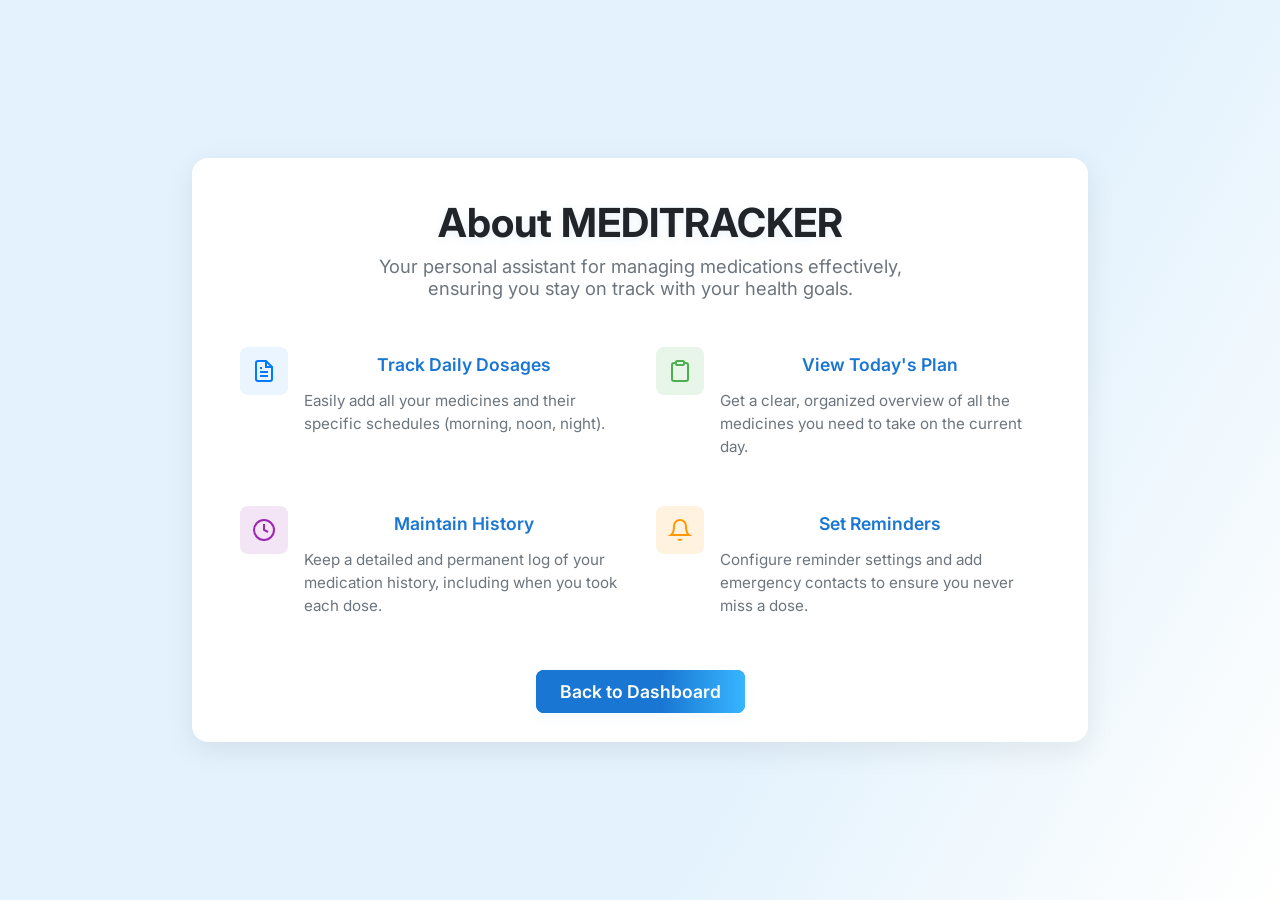
<file: about.html>
<!DOCTYPE html>
<html lang="en">
<head>
  <meta charset="UTF-8">
  <title>About - MEDITRACKER</title>
  <meta name="viewport" content="width=device-width, initial-scale=1">
  <link rel="stylesheet" href="css/styles.css">
  <link rel="preconnect" href="https://fonts.googleapis.com">
  <link rel="preconnect" href="https://fonts.gstatic.com" crossorigin>
  <link href="https://fonts.googleapis.com/css2?family=Inter:wght@400;500;600;700&display=swap" rel="stylesheet">
  
  <script src="js/translations.js"></script>
  <script src="js/i18n.js"></script>

  <style>
    body {
      font-family: 'Inter', sans-serif; background-color: #f8f9fa; color: #343a40;
      display: flex; justify-content: center; align-items: center;
      min-height: 100vh; padding: 2rem; margin: 0; box-sizing: border-box;
    }
    .about-container { background-color: #ffffff; border-radius: 16px; box-shadow: 0 8px 30px rgba(0, 0, 0, 0.08); max-width: 800px; width: 100%; padding: 2.5rem 3rem; text-align: center; }
    .about-header h1 { font-size: 2.5rem; font-weight: 700; color: #212529; margin: 0; }
    .about-header p { font-size: 1.15rem; color: #6c757d; margin-top: 0.5rem; max-width: 600px; margin-left: auto; margin-right: auto; }
    .features-grid { display: grid; grid-template-columns: repeat(auto-fit, minmax(250px, 1fr)); gap: 2rem; text-align: left; margin-top: 3rem; margin-bottom: 3rem; }
    .feature-card { display: flex; align-items: flex-start; gap: 1rem; }
    .feature-icon { flex-shrink: 0; width: 48px; height: 48px; border-radius: 8px; display: flex; justify-content: center; align-items: center; }
    .feature-title { font-size: 1.1rem; font-weight: 600; margin-bottom: 0.25rem; }
    .feature-description { font-size: 0.95rem; color: #6c757d; line-height: 1.5; }
    .primary-btn { padding: 0.7rem 1.5rem; background-color: var(--accent-color, #007bff); color: white; border: none; border-radius: 8px; font-weight: 600; cursor: pointer; text-decoration: none; }
    body.dark-mode { background-color: #121212; color: #e0e0e0; }
    body.dark-mode .about-container { background-color: #1e1e1e; box-shadow: 0 8px 30px rgba(0, 0, 0, 0.2); }
    body.dark-mode .about-header h1 { color: #ffffff; }
    body.dark-mode .about-header p, body.dark-mode .feature-description { color: #adb5bd; }
  </style>
</head>
<body>
  <div class="about-container">
    <header class="about-header">
      <h1 data-i18n-key="aboutTitle">About MEDITRACKER</h1>
      <p data-i18n-key="aboutSubtitle">Your personal assistant for managing medications effectively, ensuring you stay on track with your health goals.</p>
    </header>

    <div class="features-grid">
      <div class="feature-card">
        <div class="feature-icon" style="background-color: #EBF5FF;">
          <svg xmlns="http://www.w3.org/2000/svg" width="24" height="24" viewBox="0 0 24 24" fill="none" stroke="#007BFF" stroke-width="2"><path d="M14 2H6a2 2 0 0 0-2 2v16a2 2 0 0 0 2 2h12a2 2 0 0 0 2-2V8z"></path><polyline points="14 2 14 8 20 8"></polyline><line x1="16" y1="13" x2="8" y2="13"></line><line x1="16" y1="17" x2="8" y2="17"></line><polyline points="10 9 9 9 8 9"></polyline></svg>
        </div>
        <div>
          <h3 class="feature-title" data-i18n-key="feature1Title">Track Daily Dosages</h3>
          <p class="feature-description" data-i18n-key="feature1Desc">Easily add all your medicines and their specific schedules (morning, noon, night).</p>
        </div>
      </div>
      <div class="feature-card">
        <div class="feature-icon" style="background-color: #E8F5E9;">
          <svg xmlns="http://www.w3.org/2000/svg" width="24" height="24" viewBox="0 0 24 24" fill="none" stroke="#4CAF50" stroke-width="2"><path d="M16 4h2a2 2 0 0 1 2 2v14a2 2 0 0 1-2 2H6a2 2 0 0 1-2-2V6a2 2 0 0 1 2-2h2"></path><rect x="8" y="2" width="8" height="4" rx="1" ry="1"></rect></svg>
        </div>
        <div>
          <h3 class="feature-title" data-i18n-key="feature2Title">View Today's Plan</h3>
          <p class="feature-description" data-i18n-key="feature2Desc">Get a clear, organized overview of all the medicines you need to take on the current day.</p>
        </div>
      </div>
      <div class="feature-card">
        <div class="feature-icon" style="background-color: #F3E5F5;">
          <svg xmlns="http://www.w3.org/2000/svg" width="24" height="24" viewBox="0 0 24 24" fill="none" stroke="#9C27B0" stroke-width="2"><circle cx="12" cy="12" r="10"></circle><polyline points="12 6 12 12 16 14"></polyline></svg>
        </div>
        <div>
          <h3 class="feature-title" data-i18n-key="feature3Title">Maintain History</h3>
          <p class="feature-description" data-i18n-key="feature3Desc">Keep a detailed and permanent log of your medication history, including when you took each dose.</p>
        </div>
      </div>
      <div class="feature-card">
        <div class="feature-icon" style="background-color: #FFF3E0;">
           <svg xmlns="http://www.w3.org/2000/svg" width="24" height="24" viewBox="0 0 24 24" fill="none" stroke="#FF9800" stroke-width="2"><path d="M18 8A6 6 0 0 0 6 8c0 7-3 9-3 9h18s-3-2-3-9"></path><path d="M13.73 21a2 2 0 0 1-3.46 0"></path></svg>
        </div>
        <div>
          <h3 class="feature-title" data-i18n-key="feature4Title">Set Reminders</h3>
          <p class="feature-description" data-i18n-key="feature4Desc">Configure reminder settings and add emergency contacts to ensure you never miss a dose.</p>
        </div>
      </div>
    </div>

    <a href="main.html" class="primary-btn" data-i18n-key="backToDashboard">Back to Dashboard</a>
  </div>

  <script>
    (function() {
      if (localStorage.getItem("mode") === "dark") { document.body.classList.add("dark-mode"); }
      const settings = JSON.parse(localStorage.getItem("meditracker_settings") || '{}');
      const lang = settings.language || 'en';
      applyLanguage(lang);
      const accentColorName = settings.accentColor || 'blue';
      let colorCode = '#007bff';
      if (accentColorName === 'green') colorCode = '#198754';
      if (accentColorName === 'purple') colorCode = '#6f42c1';
      document.body.style.setProperty('--accent-color', colorCode);
      window.addEventListener("storage", function(event) {
        if (event.key === "mode") { document.body.classList.toggle("dark-mode", event.newValue === "dark"); }
      });
    })();
  </script>
</body>
</html>
</file>
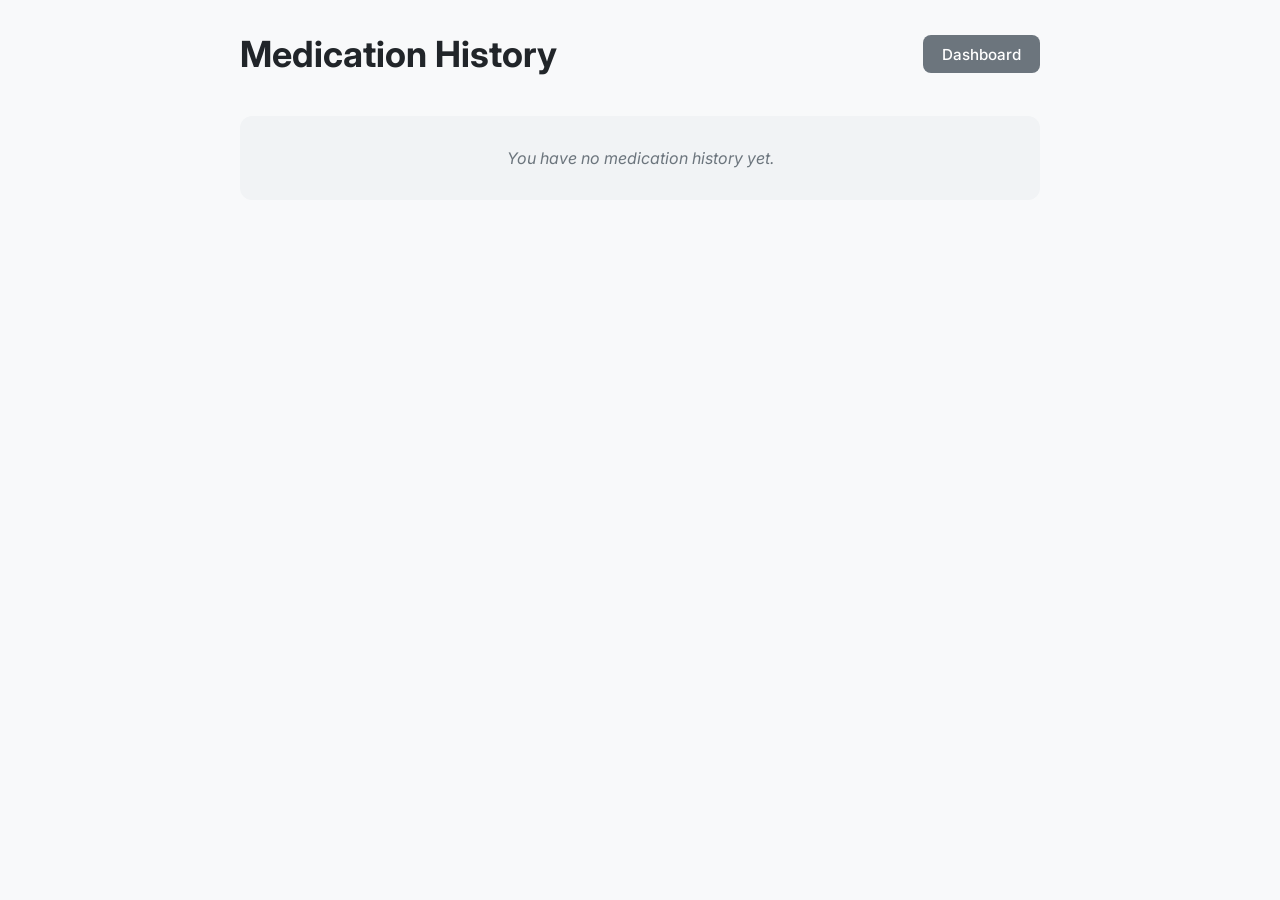
<file: history.html>
<!DOCTYPE html>
<html lang="en">
<head>
  <meta charset="UTF-8">
  <title>Medication History - MEDITRACKER</title>
  <meta name="viewport" content="width=device-width, initial-scale=1">
  <link rel="preconnect" href="https://fonts.googleapis.com">
  <link rel="preconnect" href="https://fonts.gstatic.com" crossorigin>
  <link href="https://fonts.googleapis.com/css2?family=Inter:wght@400;500;600;700&display=swap" rel="stylesheet">
  
  <script src="js/translations.js"></script>
  <script src="js/i18n.js"></script>

  <style>
    body {
      --accent-color: #007bff;
      font-family: 'Inter', sans-serif; background-color: #f8f9fa; color: #343a40;
      margin: 0; padding: 2rem; display: flex; justify-content: center;
    }
    .container { max-width: 800px; width: 100%; }
    .header { display: flex; justify-content: space-between; align-items: center; margin-bottom: 2.5rem; }
    .header h1 { font-size: 2.25rem; font-weight: 700; color: #212529; margin: 0; }
    .header-buttons { display: flex; align-items: center; gap: 0.75rem; }
    .back-btn, .clear-btn { border: none; border-radius: 8px; padding: 0.6rem 1.2rem; font-size: 0.95rem; font-weight: 500; cursor: pointer; text-decoration: none; transition: background-color 0.2s ease; }
    .back-btn { background-color: #6c757d; color: white; }
    .back-btn:hover { background-color: #5a6268; }
    .clear-btn { background-color: #f1f3f5; color: #495057; }
    .clear-btn:hover { background-color: #e9ecef; }
    .medicine-list { list-style: none; padding: 0; margin: 0; }
    .medicine-card { background-color: #ffffff; border-radius: 12px; box-shadow: 0 4px 20px rgba(0, 0, 0, 0.06); padding: 1.5rem; margin-bottom: 1.5rem; position: relative; }
    .med-serial { position: absolute; top: 1.5rem; left: -1rem; background-color: #6c757d; color: white; width: 32px; height: 32px; border-radius: 50%; display: flex; justify-content: center; align-items: center; font-weight: 600; box-shadow: 0 2px 5px rgba(0, 0, 0, 0.1); }
    .med-header { display: flex; justify-content: space-between; align-items: flex-start; border-bottom: 1px solid #e9ecef; padding-bottom: 1rem; margin-bottom: 1rem; padding-left: 1.5rem; }
    .med-name { font-size: 1.25rem; font-weight: 600; margin: 0; }
    .med-cycle { background-color: #e7f5ff; color: var(--accent-color); padding: 0.25rem 0.75rem; border-radius: 20px; font-size: 0.85rem; font-weight: 500; flex-shrink: 0; }
    .med-details-grid { display: grid; grid-template-columns: repeat(auto-fit, minmax(180px, 1fr)); gap: 1rem; font-size: 0.95rem; color: #495057; }
    .detail-item { display: flex; align-items: center; gap: 0.5rem; }
    .detail-item svg { stroke: #868e96; width: 20px; height: 20px; flex-shrink: 0; }
    .med-actions { display: flex; justify-content: flex-start; align-items: center; gap: 1rem; padding-top: 1.5rem; margin-top: 1.5rem; border-top: 1px solid #e9ecef; }
    .status-badge { font-weight: 600; font-size: 1rem; padding: 0.6rem 1.2rem; border-radius: 8px; }
    .status-taken { background-color: #d1e7dd; color: #0f5132; }
    .status-not-taken { background-color: #f8d7da; color: #842029; }
    .no-meds-card { text-align: center; margin-top: 2rem; background-color: #f1f3f5; color: #6c757d; padding: 2rem; border-radius: 12px; font-style: italic; }
    body.dark-mode { background-color: #121212; color: #e0e0e0; }
    body.dark-mode .header h1, body.dark-mode .med-name { color: #ffffff; }
    body.dark-mode .back-btn, body.dark-mode .back-btn:hover { background-color: #495057; }
    body.dark-mode .clear-btn { background-color: #333; color: #e0e0e0; }
    body.dark-mode .clear-btn:hover { background-color: #444; }
    body.dark-mode .medicine-card { background-color: #1e1e1e; box-shadow: 0 4px 20px rgba(0, 0, 0, 0.2); }
    body.dark-mode .med-header, body.dark-mode .med-actions { border-color: #333; }
    body.dark-mode .med-cycle { background-color: var(--accent-color); color: #e0e0e0; }
    body.dark-mode .med-details-grid { color: #adb5bd; }
    body.dark-mode .detail-item svg { stroke: #adb5bd; }
    body.dark-mode .status-taken { background-color: #2a3b2a; color: #66bb6a; }
    body.dark-mode .status-not-taken { background-color: #4d2323; color: #ff8a80; }
    body.dark-mode .no-meds-card { background-color: #1e1e1e; color: #adb5bd; }
  </style>
</head>
<body>
  <div class="container">
    <header class="header">
      <h1 data-i18n-key="historyTitle">Medication History</h1>
      <div class="header-buttons">
          <button class="clear-btn" onclick="clearHistory()" data-i18n-key="clearHistoryButton">Clear History</button>
          <a href="main.html" class="back-btn" data-i18n-key="dashboardButton">Dashboard</a>
      </div>
    </header>
    <ul class="medicine-list" id="history-list"></ul>
  </div>
  <script src="js/history.js"></script>
  <script>
    (function() {
      if (localStorage.getItem("mode") === "dark") { document.body.classList.add("dark-mode"); }
      const settings = JSON.parse(localStorage.getItem("meditracker_settings") || '{}');
      const lang = settings.language || 'en';
      applyLanguage(lang);
      const accentColorName = settings.accentColor || 'blue';
      let colorCode = '#007bff';
      if (accentColorName === 'green') colorCode = '#198754';
      if (accentColorName === 'purple') colorCode = '#6f42c1';
      document.body.style.setProperty('--accent-color', colorCode);
      window.addEventListener("storage", function(event) {
        if (event.key === "mode") { document.body.classList.toggle("dark-mode", event.newValue === "dark"); }
      });
    })();
  </script>
</body>
</html>
</file>
<file: css/styles.css>
body {
  font-family: 'Segoe UI', Arial, sans-serif;
  background: linear-gradient(120deg, #e3f2fd 65%, #fffffe 100%);
  min-height: 100vh;
  margin: 0;
  display: flex;
  flex-direction: column;
  align-items: center;
  justify-content: flex-start;
}

h1 {
  color: #1976d2;
  font-size: 2.3em;
  font-weight: 700;
  text-align: center;
  margin-bottom: 1.2em;
  margin-top: 1.2em;
  text-shadow: 0 2px 8px rgba(25,118,210,0.09);
}

h2, h3 {
  color: #1976d2;
  font-weight: 700;
  text-align: center;
  margin-top: 0.4em;
  margin-bottom: 0.9em;
}

.center-card {
  background: #fff;
  padding: 1.9em 1.5em 1.7em 1.5em;
  border-radius: 22px;
  box-shadow: 0 6px 28px #38b6ff2c, 0 2px 8px #0002;
  min-width: 340px;
  max-width: 440px;
  width: 100%;
  margin-bottom: 1.7em;
  display: flex;
  flex-direction: column;
  align-items: center;
  gap: 1.2em;
}

form {
  width: 100%;
  display: flex;
  flex-direction: column;
  gap: 0.7em;
  margin-bottom: 1em;
}

.form-group {
  display: flex;
  flex-direction: column;
  gap: 0.15em;
  margin-bottom: 0.7em;
  width: 100%;
}

.form-group label {
  font-size: 1.09em;
  font-weight: 500;
  margin-bottom: 0.09em;
}

input[type="text"], input[type="date"], input[type="time"], input[type="tel"], input[type="email"], select {
  width: 100%;
  padding: 0.7em;
  border-radius: 7px;
  border: 2px solid #cce5ff;
  font-size: 1.07em;
  transition: border 0.18s;
  box-sizing: border-box;
  margin-bottom: 0.1em;
}
input:focus {
  border: 2px solid #38b6ff;
  outline: none;
}

button, .primary-btn {
  width: 100%;
  padding: 0.7em 0;
  background: linear-gradient(90deg, #1976d2 60%, #38b6ff 100%);
  color: #fff;
  border: none;
  border-radius: 7px;
  font-weight: 700;
  font-size: 1.1em;
  cursor: pointer;
  box-shadow: 0 4px 14px #38b6ff10;
  transition: background 0.16s, transform 0.13s;
  margin-top: 0.3em;
}
button:hover, .primary-btn:hover {
  background: linear-gradient(90deg, #1565c0 60%, #009fff 100%);
  transform: scale(1.03);
}

.day-cycle-options,
.food-options {
  display: flex;
  gap: 1.1em;
  flex-wrap: wrap;
  margin-top: 0.1em;
}

#medicines,
#today-medicines, 
#history {
  margin-top: 1.1em;
  background: #fff;
  max-width: 440px;
  width: 100%;
  border-radius: 15px;
  box-shadow: 0 3px 11px #38b6ff14;
  padding: 1.2em;
  font-size: 1.09em;
}

.medicine-list {
  list-style: none;
  padding: 0;
  margin: 0;
}
.medicine-list li {
  background: #f4fafd;
  margin-bottom: 0.7em;
  padding: 0.8em 1em;
  border-radius: 8px;
  box-shadow: 0 1px 5px #38b6ff13;
  display: flex;
  flex-direction: column;
  gap: 0.15em;
  font-size: 1.07em;
  align-items: flex-start;
}

.remove-btn {
  margin-top: 0.4em;
  align-self: flex-end;
  padding: 0.32em 0.9em;
  background: linear-gradient(90deg, #b71c1c 40%, #ff5252 98%);
  color: #fff;
  border: none;
  border-radius: 6px;
  font-size: 0.96em;
  font-weight: 600;
  cursor: pointer;
  transition: background 0.14s, transform 0.13s;
}
.remove-btn:hover {
  background: linear-gradient(90deg, #f44336 60%, #ff7979 100%);
  transform: scale(1.09);
}

/* Dashboard 2x2 grid styles */
.dashboard-container {
  display: flex;
  flex-direction: column;
  align-items: center;
  justify-content: flex-start;
  min-height: 65vh;
  margin-top: 2em;
}
.dashboard-grid {
  display: grid;
  grid-template-columns: 1fr 1fr;
  grid-template-rows: 1fr 1fr;
  gap: 1.3em;
  width: 420px;
  max-width: 96vw;
  margin: 0 auto;
}
.dashboard-btn {
  background: linear-gradient(100deg, #1976d2 75%, #38b6ff 100%);
  color: #fff;
  border: none;
  border-radius: 24px;
  font-size: 1.13em;
  font-weight: 600;
  box-shadow: 0 4px 18px #38b6ff25;
  transition: background 0.16s, transform 0.13s;
  cursor: pointer;
  height: 4.8em;
  min-width: 0;
  width: 100%;
  display: flex;
  align-items: center;
  justify-content: center;
  margin: 0;
  outline: none;
  user-select: none;
  touch-action: manipulation;
}
.dashboard-btn:hover,
.dashboard-btn:active {
  background: linear-gradient(100deg, #1565c0 75%, #009fff 100%);
  transform: scale(1.05);
}

/* Responsive support for mobile */
@media (max-width: 600px) {
  .center-card, #medicines, #today-medicines, #history {
    min-width: 98vw;
    padding: 0.5em 0.5em;
    max-width: 98vw;
  }
  .dashboard-grid {
    width: 98vw;
    gap: 0.65em;
  }
  .dashboard-btn {
    height: 3.1em;
    font-size: 1em;
    border-radius: 12px;
  }
  h1 {
    font-size: 1.5em;
    margin-top: 0.8em;
    margin-bottom: 0.6em;
  }
}

/* History & medicine status coloring */
.status-taken { color: #2e7d32; font-weight: 600; }
.status-missed { color: #d81b60; font-weight: 600; }
.status-no { color: #e65100; font-weight: 600; }

/* Switch styles for Day/Night toggle */
.switch {
  position: relative;
  display: inline-block;
  width: 50px;
  height: 28px;
  margin-left: 1em;
}
.switch input { display:none; }
.slider {
  position: absolute;
  cursor: pointer; top:0; left:0; right:0; bottom:0;
  background:#ccc; border-radius:28px; transition: .4s;
}
.slider:before {
  position:absolute; content:"";height:22px;width:22px;left:4px;bottom:3px;
  background:white; border-radius:50%; transition:.4s;
}
input:checked + .slider { background: #38b6ff; }
input:checked + .slider:before { transform: translateX(22px); }

/* Utility: for inline question row under each medicine */
.med-query-row {
  display: flex; flex-direction: column; align-items: flex-start; margin-top: 1em;
  gap: 0.5em;
}
body.dark-mode {
  background: linear-gradient(120deg, #222835 65%, #323345 100%) !important;
  color: #e2e6ef;
}

body.dark-mode h1, 
body.dark-mode h2, 
body.dark-mode h3 {
  color: #80bfff;
  text-shadow: 0 2px 14px #011b35;
}

body.dark-mode .center-card, 
body.dark-mode #medicines, 
body.dark-mode #today-medicines, 
body.dark-mode #history {
  background: #222633;
  color: #f2f7fa;
  box-shadow: 0 6px 28px #011b3537, 0 2px 8px #0006;
}

body.dark-mode .medicine-list li {
  background: #27324b;
  color: #e0e6f1;
  box-shadow: 0 1px 6px #1976d266;
}

body.dark-mode .dashboard-btn {
  background: linear-gradient(100deg, #173055 70%, #388bbf 100%);
  color: #e0e6f1;
  box-shadow: 0 4px 18px #1976d23a;
}
body.dark-mode .dashboard-btn:hover,
body.dark-mode .dashboard-btn:active {
  background: linear-gradient(100deg, #12203a 80%, #2980bb 100%);
}
body.dark-mode input,
body.dark-mode select {
  background: #1d2335;
  color: #edeef2;
  border: 2px solid #292f46;
}
body.dark-mode input:focus {
  border: 2px solid #38b6ff;
}
body.dark-mode .primary-btn, 
body.dark-mode .status-btn {
  background: linear-gradient(90deg, #286eb7 60%, #3ba0f9 100%);
  color: #fff;
}
body.dark-mode .primary-btn:hover,
body.dark-mode .status-btn:hover {
  background: linear-gradient(90deg, #133863 60%, #165b96 100%);
}
body.dark-mode .status-btn.no {
  background: linear-gradient(90deg, #972f38 60%, #de686b 100%);
}
body.dark-mode .status-btn.no:hover {
  background: linear-gradient(90deg, #bd323b 60%, #e8807c 100%);
}
body.dark-mode .remove-btn {
  background: linear-gradient(90deg, #941f1f 40%, #bd8989 98%);
  color: #fff;
}
body.dark-mode .remove-btn:hover {
  background: linear-gradient(90deg, #b44646 60%, #e47777 100%);
}
</file>
